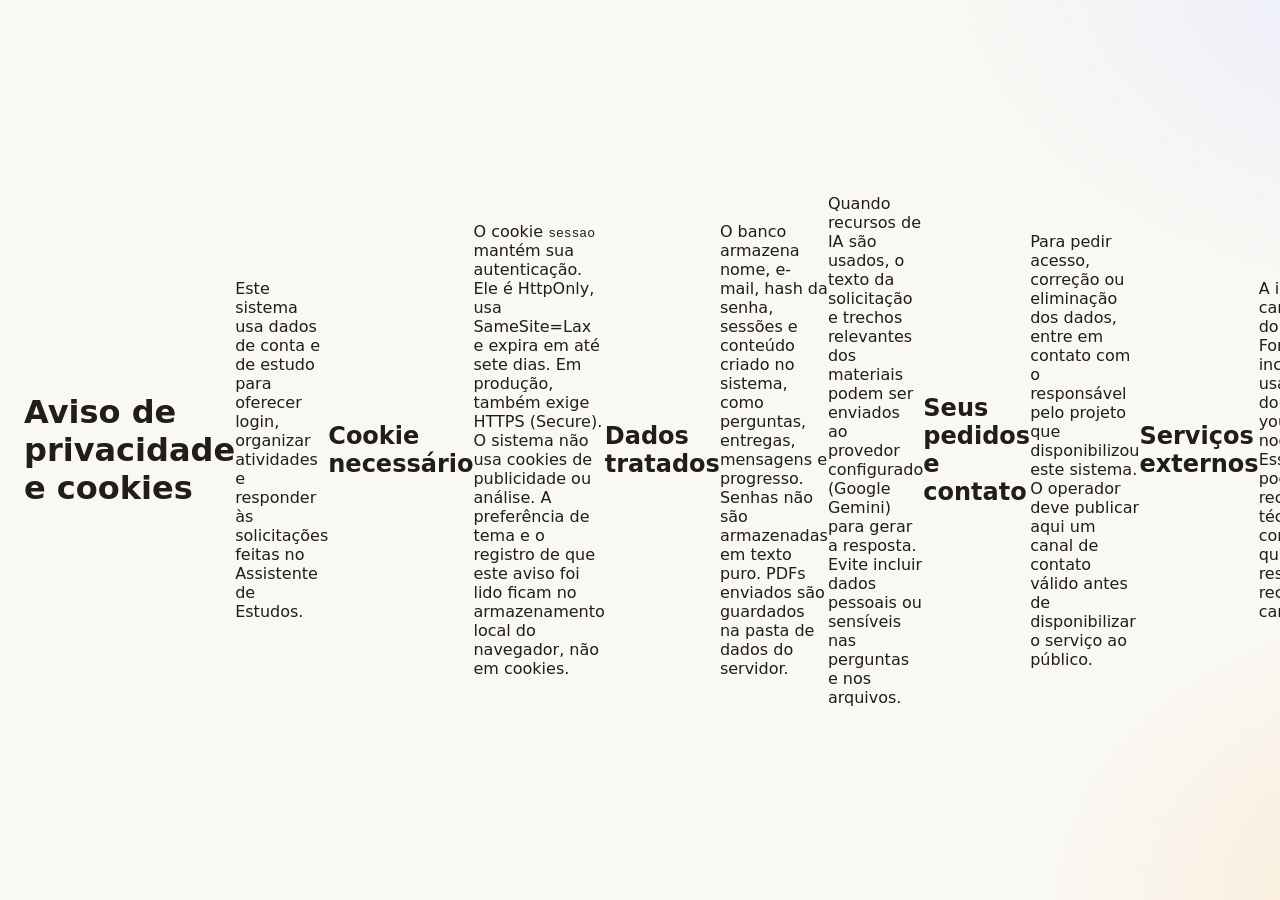
<file: frontend/privacidade.html>
<!doctype html>
<html lang="pt-BR">
<head>
  <meta charset="utf-8">
  <meta name="viewport" content="width=device-width, initial-scale=1">
  <meta name="robots" content="noindex">
  <title>Aviso de privacidade | Assistente de Estudos</title>
  <link rel="stylesheet" href="login.css">
</head>
<body class="pagina-login">
  <main class="lado-form">
    <h1>Aviso de privacidade e cookies</h1>
    <p>Este sistema usa dados de conta e de estudo para oferecer login, organizar atividades e responder às solicitações feitas no Assistente de Estudos.</p>
    <h2>Cookie necessário</h2>
    <p>O cookie <code>sessao</code> mantém sua autenticação. Ele é HttpOnly, usa SameSite=Lax e expira em até sete dias. Em produção, também exige HTTPS (Secure). O sistema não usa cookies de publicidade ou análise. A preferência de tema e o registro de que este aviso foi lido ficam no armazenamento local do navegador, não em cookies.</p>
    <h2>Dados tratados</h2>
    <p>O banco armazena nome, e-mail, hash da senha, sessões e conteúdo criado no sistema, como perguntas, entregas, mensagens e progresso. Senhas não são armazenadas em texto puro. PDFs enviados são guardados na pasta de dados do servidor.</p>
    <p>Quando recursos de IA são usados, o texto da solicitação e trechos relevantes dos materiais podem ser enviados ao provedor configurado (Google Gemini) para gerar a resposta. Evite incluir dados pessoais ou sensíveis nas perguntas e nos arquivos.</p>
    <h2>Seus pedidos e contato</h2>
    <p>Para pedir acesso, correção ou eliminação dos dados, entre em contato com o responsável pelo projeto que disponibilizou este sistema. O operador deve publicar aqui um canal de contato válido antes de disponibilizar o serviço ao público.</p>
    <h2>Serviços externos</h2>
    <p>A interface carrega fontes do Google Fonts. Vídeos incorporados usam o domínio youtube-nocookie.com. Esses serviços podem receber dados técnicos da conexão quando os respectivos recursos são carregados.</p>
    <p><a href="/login.html">Voltar ao login</a></p>
  </main>
</body>
</html>
</file>
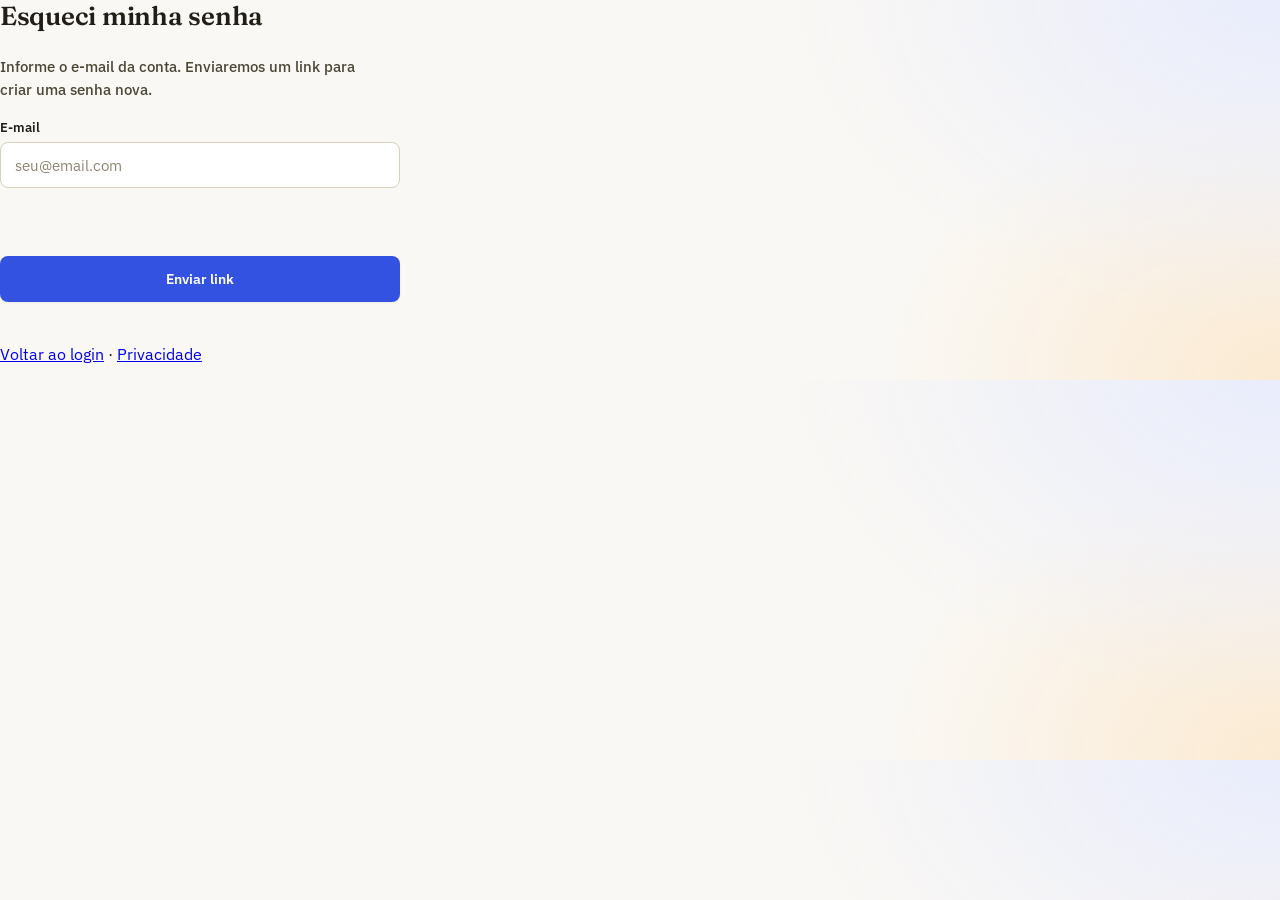
<file: frontend/redefinir-senha.html>
<!doctype html>
<html lang="pt-BR">
<head>
  <meta charset="utf-8">
  <meta name="viewport" content="width=device-width, initial-scale=1">
  <meta name="robots" content="noindex">
  <meta name="referrer" content="no-referrer">
  <title>Redefinir senha · Assistente de Estudos</title>
  <link rel="stylesheet" href="fontes/fontes.css">
  <link rel="stylesheet" href="login.css">
  <script src="tema.js"></script>
</head>
<body>
  <main class="pagina-simples">
    <section class="cartao-login">
      <form id="form-pedir" novalidate>
        <h2>Esqueci minha senha</h2>
        <p class="subtitulo">Informe o e-mail da conta. Enviaremos um link para criar uma senha nova.</p>
        <div class="campo">
          <label for="pedir-email">E-mail</label>
          <input type="email" id="pedir-email" name="email" autocomplete="email" placeholder="seu@email.com" required maxlength="254">
        </div>
        <p class="erro-geral" role="alert"></p>
        <p class="ok-geral" role="status"></p>
        <button type="submit" class="botao-entrar">Enviar link</button>
      </form>

      <form id="form-nova-senha" novalidate hidden>
        <h2>Criar senha nova</h2>
        <p class="subtitulo">Depois de salvar, todas as sessões abertas da conta são encerradas.</p>
        <div class="campo">
          <label for="nova-senha">Nova senha</label>
          <input type="password" id="nova-senha" name="nova_senha" autocomplete="new-password"
            placeholder="Entre 10 e 128 caracteres" minlength="10" maxlength="128" required>
        </div>
        <div class="campo">
          <label for="confirmar-senha">Repita a nova senha</label>
          <input type="password" id="confirmar-senha" name="confirmar" autocomplete="new-password" maxlength="128" required>
        </div>
        <p class="erro-geral" role="alert"></p>
        <p class="ok-geral" role="status"></p>
        <button type="submit" class="botao-entrar">Salvar senha nova</button>
      </form>
      <p class="rodape-simples"><a href="/login.html">Voltar ao login</a> · <a href="/privacidade.html">Privacidade</a></p>
    </section>
  </main>
  <script src="redefinir-senha.js"></script>
</body>
</html>
</file>
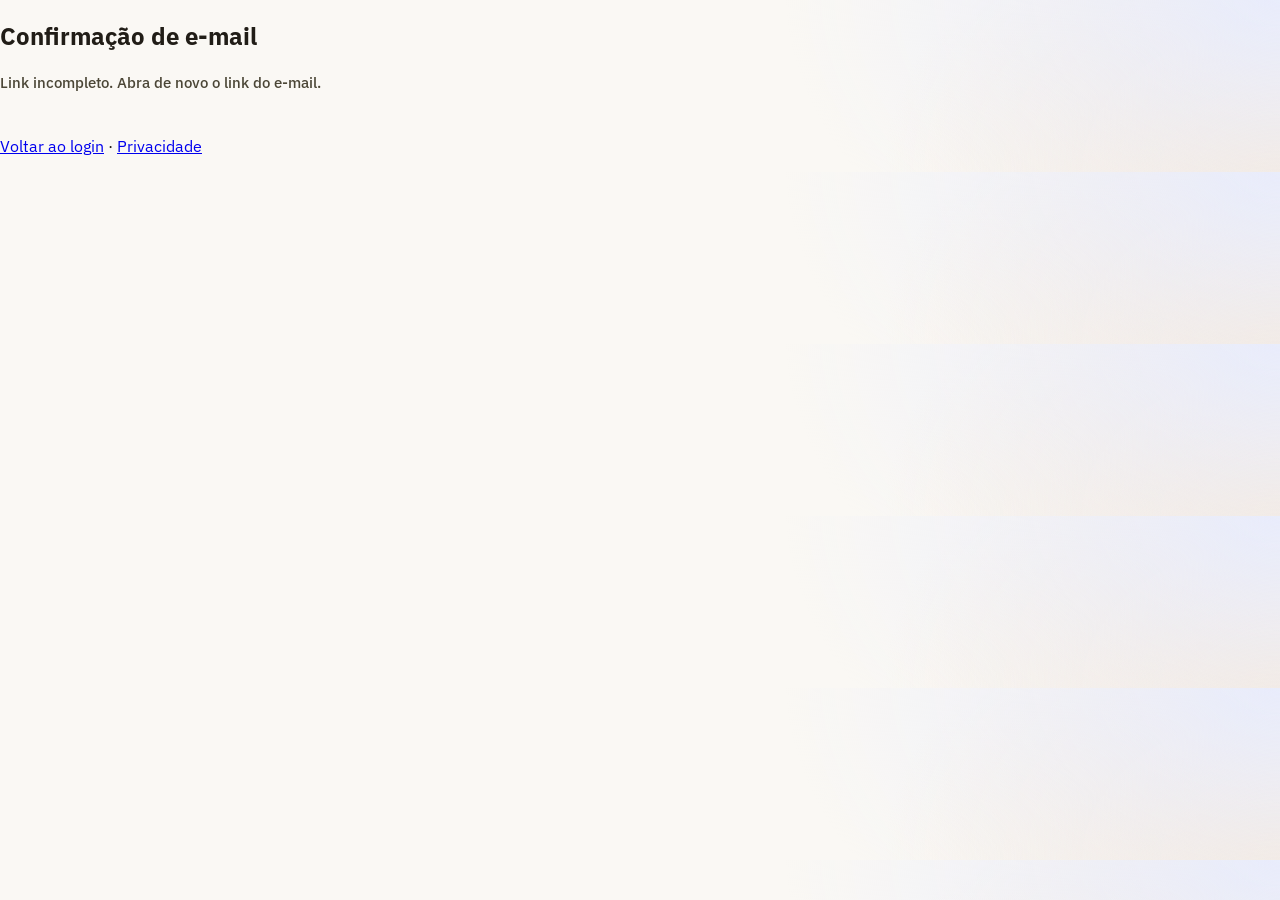
<file: frontend/verificar-email.html>
<!doctype html>
<html lang="pt-BR">
<head>
  <meta charset="utf-8">
  <meta name="viewport" content="width=device-width, initial-scale=1">
  <meta name="robots" content="noindex">
  <meta name="referrer" content="no-referrer">
  <title>Confirmar e-mail · Assistente de Estudos</title>
  <link rel="stylesheet" href="fontes/fontes.css">
  <link rel="stylesheet" href="login.css">
  <script src="tema.js"></script>
</head>
<body>
  <main class="pagina-simples">
    <section class="cartao-login">
      <div class="bloco-simples">
        <h2>Confirmação de e-mail</h2>
        <p class="subtitulo" id="resultado-email" role="status">Confirmando...</p>
      </div>
      <p class="rodape-simples"><a href="/login.html">Voltar ao login</a> · <a href="/privacidade.html">Privacidade</a></p>
    </section>
  </main>
  <script src="verificar-email.js"></script>
</body>
</html>
</file>
<file: frontend/login.css>
/* Tela de login: painel esquerdo decorativo (ondas + logos de linguagens orbitando,
   gerados em login.js) e painel direito com abas Entrar / Criar conta. Usa os mesmos
   tokens de frontend/style.css (arquivo próprio porque login.html não carrega style.css). */

:root {
  --paper: #faf8f4;
  --paper-2: #f1ede1;
  --surface: #ffffff;
  --ink: #211d17;
  --ink-2: #4b4636;
  --ink-3: #8c8672;
  --border: #e6e0d2;
  --border-strong: #d7cfbb;
  --primary: #3452e1;
  --primary-dark: #26399e;
  --primary-tint: #e8ecfc;
  --on-primary: #ffffff;
  --accent: #db9636;
  --accent-tint: #fbead2;
  --success: #3f8f5f;
  --danger: #c94a3b;
  --shadow-sm: 0 1px 2px rgba(33, 29, 23, .06);
  --shadow-lg: 0 24px 48px -16px rgba(33, 29, 23, .24);
  --radius-sm: 8px;
  --font-display: 'Fraunces', serif;
  --font-body: 'IBM Plex Sans', system-ui, -apple-system, "Segoe UI", sans-serif;
  --anel-foco: 0 0 0 3px var(--primary-tint);
  /* Fundo do modo claro: leve degradê radial (mesmo tratamento do resto do site) */
  --fundo-app:
    radial-gradient(900px 640px at 100% -6%, var(--primary-tint) 0%, transparent 55%),
    radial-gradient(760px 560px at 100% 100%, var(--accent-tint) 0%, transparent 52%),
    var(--paper);
  color-scheme: light;
}

:root[data-tema="escuro"] {
  --paper: #1b1712;
  --paper-2: #221e17;
  --surface: #262119;
  --ink: #f3eee3;
  --ink-2: #c9c1ae;
  --ink-3: #8f8874;
  --border: #35301f;
  --border-strong: #453f2a;
  --primary: #6c86f0;
  --primary-dark: #3452e1;
  --primary-tint: #232b4a;
  --accent: #e4a855;
  --accent-tint: #3a2e17;
  --success: #5fb37f;
  --danger: #e2695a;
  --shadow-sm: 0 1px 2px rgba(0, 0, 0, .35);
  --shadow-lg: 0 24px 52px -16px rgba(0, 0, 0, .65);
  --fundo-app: var(--paper);  /* degradê é só no modo claro */
  color-scheme: dark;
}

* { box-sizing: border-box; }
[hidden] { display: none !important; }

body {
  margin: 0;
  font-family: var(--font-body);
  background: var(--fundo-app);
  color: var(--ink);
  -webkit-font-smoothing: antialiased;
}
button, input { font: inherit; color: inherit; }

.pagina-login { display: flex; min-height: 100dvh; }

/* ---------- lado visual ---------- */
.lado-visual {
  position: relative; width: 42%; min-width: 420px; min-height: 100dvh; flex-shrink: 0;
  overflow: hidden; background: var(--primary-dark);
}

/* Círculos concêntricos que "respiram" atrás das órbitas */
.ondas {
  position: absolute; inset: 0;
  -webkit-mask-image: linear-gradient(to bottom, #000, transparent);
  mask-image: linear-gradient(to bottom, #000, transparent);
}
.onda {
  position: absolute; top: 50%; left: 50%;
  border: 1px solid rgba(255, 255, 255, .16); border-radius: 50%;
  background: rgba(255, 255, 255, .05);
  animation: pulsar 2s ease infinite;
}
.onda:last-child { border-style: dashed; }
@keyframes pulsar {
  0%, 100% { transform: translate(-50%, -50%) scale(1); }
  50% { transform: translate(-50%, -50%) scale(.9); }
}

/* Logos de linguagens de programação girando em órbitas de raios diferentes (login.js).
   isolation: isolate garante que o z-index abaixo só é comparado entre os filhos daqui,
   então o texto (z-index maior) sempre fica por cima dos ícones, nunca o contrário. */
.orbitas { position: absolute; inset: 0; display: grid; place-items: center; isolation: isolate; }
.icone-orbita {
  z-index: 0;
  position: absolute; top: 50%; left: 50%;
  width: var(--tamanho); height: var(--tamanho);
  margin: calc(var(--tamanho) / -2) 0 0 calc(var(--tamanho) / -2);
  display: grid; place-items: center; padding: calc(var(--tamanho) * .16);
  border-radius: 50%; background: #fff;
  box-shadow: 0 12px 24px rgba(15, 20, 50, .28);
  animation: orbitar calc(var(--duracao) * 1s) linear infinite;
  animation-delay: calc(var(--atraso) * -1s);
}
.icone-orbita.reverso { animation-direction: reverse; }
.icone-orbita img { width: 100%; height: 100%; object-fit: contain; }
.icone-orbita.sem-imagem { font-size: 9px; font-weight: 700; color: var(--ink); }
@keyframes orbitar {
  from { transform: rotate(0deg) translateY(calc(var(--raio) * 1px)) rotate(0deg); }
  to { transform: rotate(360deg) translateY(calc(var(--raio) * 1px)) rotate(-360deg); }
}
.trilha {
  position: absolute; top: 50%; left: 50%; z-index: 0;
  border: 1px solid rgba(255, 255, 255, .12); border-radius: 50%;
  transform: translate(-50%, -50%); pointer-events: none;
}

.conteudo-visual {
  position: relative; z-index: 1; height: 100%;
  display: flex; flex-direction: column; justify-content: center; align-items: center;
  text-align: center; padding: 0 48px; gap: 18px; color: #fff; pointer-events: none;
}
.marca-icone {
  position: relative; overflow: hidden;
  width: 56px; height: 56px; border-radius: 16px;
  background: linear-gradient(135deg, rgba(255, 255, 255, .32), rgba(255, 255, 255, .08));
  border: 1px solid rgba(255, 255, 255, .28);
  box-shadow: 0 10px 24px -8px rgba(0, 0, 0, .35), inset 0 1px 0 rgba(255, 255, 255, .3);
  display: grid; place-items: center;
}
.marca-icone svg { position: relative; z-index: 1; width: 26px; height: 26px; }
.conteudo-visual h1 { margin: 0; font: 600 40px/1.15 var(--font-display); }
.conteudo-visual p { margin: 0; max-width: 340px; font: 400 15px/1.6 var(--font-body); color: rgba(255, 255, 255, .72); }

/* ---------- lado do formulário ---------- */
.lado-form {
  flex-grow: 1; min-height: 100dvh; padding: 40px 24px;
  display: flex; align-items: center; justify-content: center; background: var(--fundo-app);
}
.cartao-login { width: 100%; max-width: 400px; display: flex; flex-direction: column; gap: 26px; }

.abas-login { display: flex; gap: 24px; border-bottom: 1px solid var(--border); }
.aba-login {
  border: none; background: none; padding: 0 0 12px; cursor: pointer;
  font: 600 15px var(--font-body); color: var(--ink-3); border-bottom: 2px solid transparent;
  transition: color .15s, border-color .15s;
}
.aba-login:hover { color: var(--ink); }
.aba-login.ativa { color: var(--ink); border-color: var(--primary); }

.cartao-login form { display: flex; flex-direction: column; gap: 18px; }
.cartao-login form h2 { margin: 0; font: 600 26px var(--font-display); color: var(--ink); letter-spacing: -.01em; }
.subtitulo { margin: 6px 0 0; font: 500 15px/1.5 var(--font-body); color: var(--ink-2); max-width: 24rem; }

.campo { display: flex; flex-direction: column; gap: 6px; }
.campo label, .rotulo-campo { font: 600 13px var(--font-body); color: var(--ink); }

.campo input {
  display: block; width: 100%; height: 46px; padding: 0 14px;
  border: 1px solid var(--border-strong); border-radius: var(--radius-sm);
  background: var(--surface); color: var(--ink); font: 400 15px var(--font-body);
  transition: border-color .15s, box-shadow .15s;
}
.campo input::placeholder { color: var(--ink-3); }
.campo input:focus-visible { outline: none; border-color: var(--primary); box-shadow: var(--anel-foco); }

.com-olho { position: relative; }
.com-olho input { padding-right: 44px; }
.olho {
  position: absolute; top: 0; bottom: 0; right: 0; width: 44px;
  display: grid; place-items: center; border: none; background: none; color: var(--ink-3); cursor: pointer;
}
.olho svg { width: 18px; height: 18px; }

.erro-campo { min-height: 16px; margin: 4px 0 0; font-size: .75rem; color: var(--danger); }
.erro-geral { margin: 0; font-size: .875rem; color: var(--danger); }
.erro-geral:empty { display: none; }

.escolha-tipo { display: flex; gap: 10px; }
.pill-tipo { cursor: pointer; }
.pill-tipo input { position: absolute; opacity: 0; pointer-events: none; }
.pill-tipo span {
  display: flex; align-items: center; justify-content: center; height: 38px; padding: 0 16px;
  border-radius: 999px; border: 1px solid var(--border-strong); background: var(--surface);
  color: var(--ink-2); font: 600 13px var(--font-body); transition: border-color .15s, background .15s, color .15s;
}
.pill-tipo input:checked + span { background: var(--primary); border-color: var(--primary); color: var(--on-primary); }
.pill-tipo input:focus-visible + span { outline: 2px solid var(--primary); outline-offset: 2px; }

.opcional { font-weight: 400; color: var(--ink-3); }

.lista-materias { display: flex; flex-direction: column; gap: 8px; }
.linha-materia { display: flex; gap: 8px; }
.linha-materia select {
  flex: 1; height: 42px; padding: 0 12px;
  border: 1px solid var(--border-strong); border-radius: var(--radius-sm);
  background: var(--surface); color: var(--ink); font: 400 14px var(--font-body);
}
.linha-materia select:focus-visible { outline: none; border-color: var(--primary); box-shadow: var(--anel-foco); }
.botao-remover-materia {
  flex-shrink: 0; width: 42px; height: 42px; border: 1px solid var(--border-strong); border-radius: var(--radius-sm);
  background: var(--surface); color: var(--ink-3); font-size: 20px; line-height: 1; cursor: pointer;
  transition: border-color .15s, color .15s;
}
.botao-remover-materia:hover { border-color: var(--danger); color: var(--danger); }

.botao-add-materia {
  display: flex; align-items: center; justify-content: center; gap: 6px; height: 40px; padding: 0 14px;
  border: 1px dashed var(--border-strong); border-radius: var(--radius-sm); align-self: flex-start;
  background: none; color: var(--ink-2); font: 600 13px var(--font-body); cursor: pointer;
  transition: border-color .15s, color .15s;
}
.botao-add-materia svg { width: 16px; height: 16px; }
.botao-add-materia:hover { border-color: var(--primary); color: var(--primary); }

.botao-entrar {
  width: 100%; height: 46px; border: none; border-radius: var(--radius-sm); cursor: pointer;
  background: var(--primary); color: var(--on-primary); font: 600 14px var(--font-body);
  box-shadow: var(--shadow-sm); transition: background .15s;
}
.botao-entrar:hover { background: var(--primary-dark); }
.botao-entrar:disabled { opacity: .6; cursor: wait; }

.aviso-privacidade { padding: 0 20px 16px; text-align: center; color: var(--ink-3); font: 12px var(--font-body); }
.aviso-privacidade a { color: var(--primary); }

/* ---------- telas menores e acessibilidade ---------- */
@media (max-width: 900px) {
  .lado-visual { display: none; }
  .lado-form { width: 100%; }
}

@media (prefers-reduced-motion: reduce) {
  .onda, .icone-orbita { animation: none; }
  /* Sem girar, mas cada ícone mantém sua posição no círculo (senão todos colapsam no centro) */
  .icone-orbita { transform: rotate(var(--angulo)) translateY(calc(var(--raio) * 1px)) rotate(calc(var(--angulo) * -1)); }
}
</file>
<file: frontend/fontes/fontes.css>
/* Fontes servidas pelo próprio app (sem requisições ao Google Fonts, que
   receberia o IP de cada visitante). Fraunces e IBM Plex Sans: SIL Open Font
   License 1.1; textos das licenças nesta pasta. Só os subconjuntos latin e
   latin-ext, suficientes para o português. */

/* Fraunces · latin-ext */
@font-face {
  font-family: 'Fraunces';
  font-style: normal;
  font-weight: 500;
  font-display: swap;
  src: url(fraunces-latin-ext.woff2) format('woff2');
  unicode-range: U+0100-02BA, U+02BD-02C5, U+02C7-02CC, U+02CE-02D7, U+02DD-02FF, U+0304, U+0308, U+0329, U+1D00-1DBF, U+1E00-1E9F, U+1EF2-1EFF, U+2020, U+20A0-20AB, U+20AD-20C4, U+2113, U+2C60-2C7F, U+A720-A7FF;
}

/* Fraunces · latin */
@font-face {
  font-family: 'Fraunces';
  font-style: normal;
  font-weight: 500;
  font-display: swap;
  src: url(fraunces-latin.woff2) format('woff2');
  unicode-range: U+0000-00FF, U+0131, U+0152-0153, U+02BB-02BC, U+02C6, U+02DA, U+02DC, U+0304, U+0308, U+0329, U+2000-206F, U+20AC, U+2122, U+2191, U+2193, U+2212, U+2215, U+FEFF, U+FFFD;
}

/* Fraunces · latin-ext */
@font-face {
  font-family: 'Fraunces';
  font-style: normal;
  font-weight: 600;
  font-display: swap;
  src: url(fraunces-latin-ext.woff2) format('woff2');
  unicode-range: U+0100-02BA, U+02BD-02C5, U+02C7-02CC, U+02CE-02D7, U+02DD-02FF, U+0304, U+0308, U+0329, U+1D00-1DBF, U+1E00-1E9F, U+1EF2-1EFF, U+2020, U+20A0-20AB, U+20AD-20C4, U+2113, U+2C60-2C7F, U+A720-A7FF;
}

/* Fraunces · latin */
@font-face {
  font-family: 'Fraunces';
  font-style: normal;
  font-weight: 600;
  font-display: swap;
  src: url(fraunces-latin.woff2) format('woff2');
  unicode-range: U+0000-00FF, U+0131, U+0152-0153, U+02BB-02BC, U+02C6, U+02DA, U+02DC, U+0304, U+0308, U+0329, U+2000-206F, U+20AC, U+2122, U+2191, U+2193, U+2212, U+2215, U+FEFF, U+FFFD;
}

/* Fraunces · latin-ext */
@font-face {
  font-family: 'Fraunces';
  font-style: normal;
  font-weight: 700;
  font-display: swap;
  src: url(fraunces-latin-ext.woff2) format('woff2');
  unicode-range: U+0100-02BA, U+02BD-02C5, U+02C7-02CC, U+02CE-02D7, U+02DD-02FF, U+0304, U+0308, U+0329, U+1D00-1DBF, U+1E00-1E9F, U+1EF2-1EFF, U+2020, U+20A0-20AB, U+20AD-20C4, U+2113, U+2C60-2C7F, U+A720-A7FF;
}

/* Fraunces · latin */
@font-face {
  font-family: 'Fraunces';
  font-style: normal;
  font-weight: 700;
  font-display: swap;
  src: url(fraunces-latin.woff2) format('woff2');
  unicode-range: U+0000-00FF, U+0131, U+0152-0153, U+02BB-02BC, U+02C6, U+02DA, U+02DC, U+0304, U+0308, U+0329, U+2000-206F, U+20AC, U+2122, U+2191, U+2193, U+2212, U+2215, U+FEFF, U+FFFD;
}

/* IBM Plex Sans · latin-ext */
@font-face {
  font-family: 'IBM Plex Sans';
  font-style: normal;
  font-weight: 400;
  font-stretch: 100%;
  font-display: swap;
  src: url(ibm-plex-sans-latin-ext.woff2) format('woff2');
  unicode-range: U+0100-02BA, U+02BD-02C5, U+02C7-02CC, U+02CE-02D7, U+02DD-02FF, U+0304, U+0308, U+0329, U+1D00-1DBF, U+1E00-1E9F, U+1EF2-1EFF, U+2020, U+20A0-20AB, U+20AD-20C4, U+2113, U+2C60-2C7F, U+A720-A7FF;
}

/* IBM Plex Sans · latin */
@font-face {
  font-family: 'IBM Plex Sans';
  font-style: normal;
  font-weight: 400;
  font-stretch: 100%;
  font-display: swap;
  src: url(ibm-plex-sans-latin.woff2) format('woff2');
  unicode-range: U+0000-00FF, U+0131, U+0152-0153, U+02BB-02BC, U+02C6, U+02DA, U+02DC, U+0304, U+0308, U+0329, U+2000-206F, U+20AC, U+2122, U+2191, U+2193, U+2212, U+2215, U+FEFF, U+FFFD;
}

/* IBM Plex Sans · latin-ext */
@font-face {
  font-family: 'IBM Plex Sans';
  font-style: normal;
  font-weight: 500;
  font-stretch: 100%;
  font-display: swap;
  src: url(ibm-plex-sans-latin-ext.woff2) format('woff2');
  unicode-range: U+0100-02BA, U+02BD-02C5, U+02C7-02CC, U+02CE-02D7, U+02DD-02FF, U+0304, U+0308, U+0329, U+1D00-1DBF, U+1E00-1E9F, U+1EF2-1EFF, U+2020, U+20A0-20AB, U+20AD-20C4, U+2113, U+2C60-2C7F, U+A720-A7FF;
}

/* IBM Plex Sans · latin */
@font-face {
  font-family: 'IBM Plex Sans';
  font-style: normal;
  font-weight: 500;
  font-stretch: 100%;
  font-display: swap;
  src: url(ibm-plex-sans-latin.woff2) format('woff2');
  unicode-range: U+0000-00FF, U+0131, U+0152-0153, U+02BB-02BC, U+02C6, U+02DA, U+02DC, U+0304, U+0308, U+0329, U+2000-206F, U+20AC, U+2122, U+2191, U+2193, U+2212, U+2215, U+FEFF, U+FFFD;
}

/* IBM Plex Sans · latin-ext */
@font-face {
  font-family: 'IBM Plex Sans';
  font-style: normal;
  font-weight: 600;
  font-stretch: 100%;
  font-display: swap;
  src: url(ibm-plex-sans-latin-ext.woff2) format('woff2');
  unicode-range: U+0100-02BA, U+02BD-02C5, U+02C7-02CC, U+02CE-02D7, U+02DD-02FF, U+0304, U+0308, U+0329, U+1D00-1DBF, U+1E00-1E9F, U+1EF2-1EFF, U+2020, U+20A0-20AB, U+20AD-20C4, U+2113, U+2C60-2C7F, U+A720-A7FF;
}

/* IBM Plex Sans · latin */
@font-face {
  font-family: 'IBM Plex Sans';
  font-style: normal;
  font-weight: 600;
  font-stretch: 100%;
  font-display: swap;
  src: url(ibm-plex-sans-latin.woff2) format('woff2');
  unicode-range: U+0000-00FF, U+0131, U+0152-0153, U+02BB-02BC, U+02C6, U+02DA, U+02DC, U+0304, U+0308, U+0329, U+2000-206F, U+20AC, U+2122, U+2191, U+2193, U+2212, U+2215, U+FEFF, U+FFFD;
}

/* IBM Plex Sans · latin-ext */
@font-face {
  font-family: 'IBM Plex Sans';
  font-style: normal;
  font-weight: 700;
  font-stretch: 100%;
  font-display: swap;
  src: url(ibm-plex-sans-latin-ext.woff2) format('woff2');
  unicode-range: U+0100-02BA, U+02BD-02C5, U+02C7-02CC, U+02CE-02D7, U+02DD-02FF, U+0304, U+0308, U+0329, U+1D00-1DBF, U+1E00-1E9F, U+1EF2-1EFF, U+2020, U+20A0-20AB, U+20AD-20C4, U+2113, U+2C60-2C7F, U+A720-A7FF;
}

/* IBM Plex Sans · latin */
@font-face {
  font-family: 'IBM Plex Sans';
  font-style: normal;
  font-weight: 700;
  font-stretch: 100%;
  font-display: swap;
  src: url(ibm-plex-sans-latin.woff2) format('woff2');
  unicode-range: U+0000-00FF, U+0131, U+0152-0153, U+02BB-02BC, U+02C6, U+02DA, U+02DC, U+0304, U+0308, U+0329, U+2000-206F, U+20AC, U+2122, U+2191, U+2193, U+2212, U+2215, U+FEFF, U+FFFD;
}
</file>
